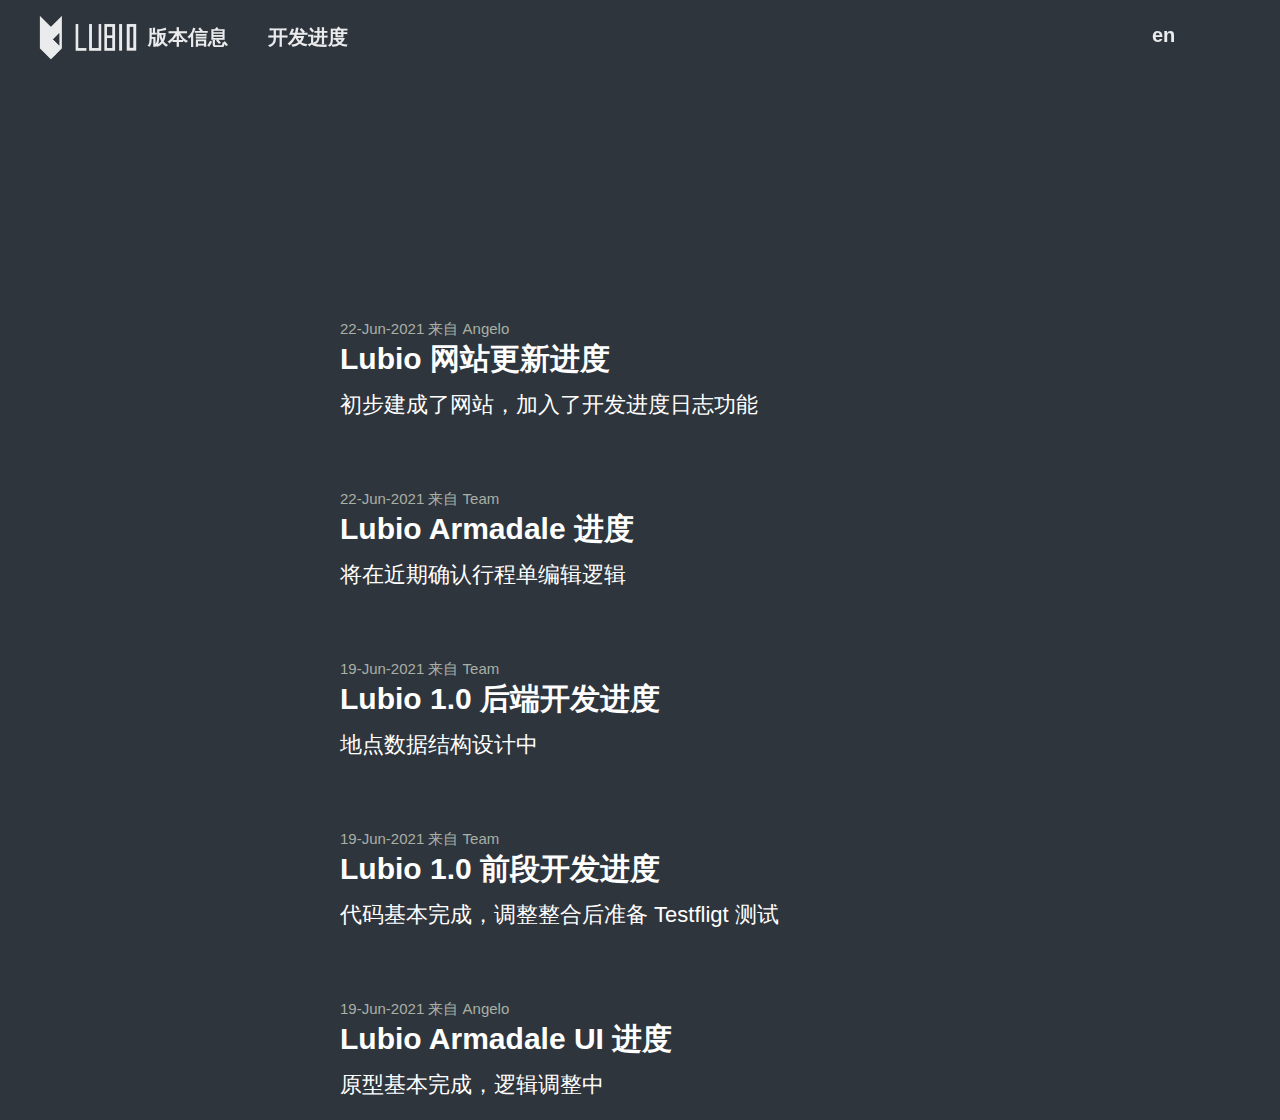
<file: official_site_lubio/chn_devpro.html>
<!DOCTYPE html>
<html lang="en" dir="ltr">
  <head>
    <meta charset="utf-8">
    <title>Development Progress</title>

    <link rel="stylesheet" href="css/blogpost.css">
    <link rel="stylesheet" href="css/slide.css">
    <link rel="stylesheet" href="css/styles.css">
    <link rel="icon" href="image/favicon.ico">

  </head>
  <body>
      <header class="headband">
        <a href="index.html"><img class='lubio_logo' src="image/lubio_white_logo.png" alt="logo"></a>
        <a class='set_language' href='/Users/yijiumao/Desktop/cate/official_site_lubio/index.html'><h2>en</h2></a>

        <nav>
          <ul>
            <li><a href="#">版本信息</a>
              <ul>
                <li><a href="chn_lubio1_0.html">Lubio 1.0</a></li>
                <li><a href="chn_lubioarmadale.html">Lubio Armadale</a></li>
              </ul>
            </li>
            <li><a href="#">开发进度</a></li>
          </ul>
        </nav>

      </header>

      <div>
        <div class='post'>
          <h5 class='post_meta'>22-Jun-2021 来自 Angelo</h5>
          <h6 class='post_title'>Lubio 网站更新进度</h6>
          <p class='post_content'>初步建成了网站，加入了开发进度日志功能</p>
        </div>
        <div class='post'>
          <h5 class='post_meta'>22-Jun-2021 来自 Team</h5>
          <h6 class='post_title'>Lubio Armadale 进度</h6>
          <p class='post_content'>将在近期确认行程单编辑逻辑</p>
        </div>
        <div class='post'>
          <h5 class='post_meta'>19-Jun-2021 来自 Team</h5>
          <h6 class='post_title'>Lubio 1.0 后端开发进度</h6>
          <p class='post_content'>地点数据结构设计中</p>
        </div>
        <div class='post'>
          <h5 class='post_meta'>19-Jun-2021 来自 Team</h5>
          <h6 class='post_title'>Lubio 1.0 前段开发进度</h6>
          <p class='post_content'>代码基本完成，调整整合后准备 Testfligt 测试</p>
        </div>
        <div class='post'>
          <h5 class='post_meta'>19-Jun-2021 来自 Angelo</h5>
          <h6 class='post_title'>Lubio Armadale UI 进度</h6>
          <p class='post_content'>原型基本完成，逻辑调整中</p>
        </div>
      </div>


  </body>
</html>
</file>
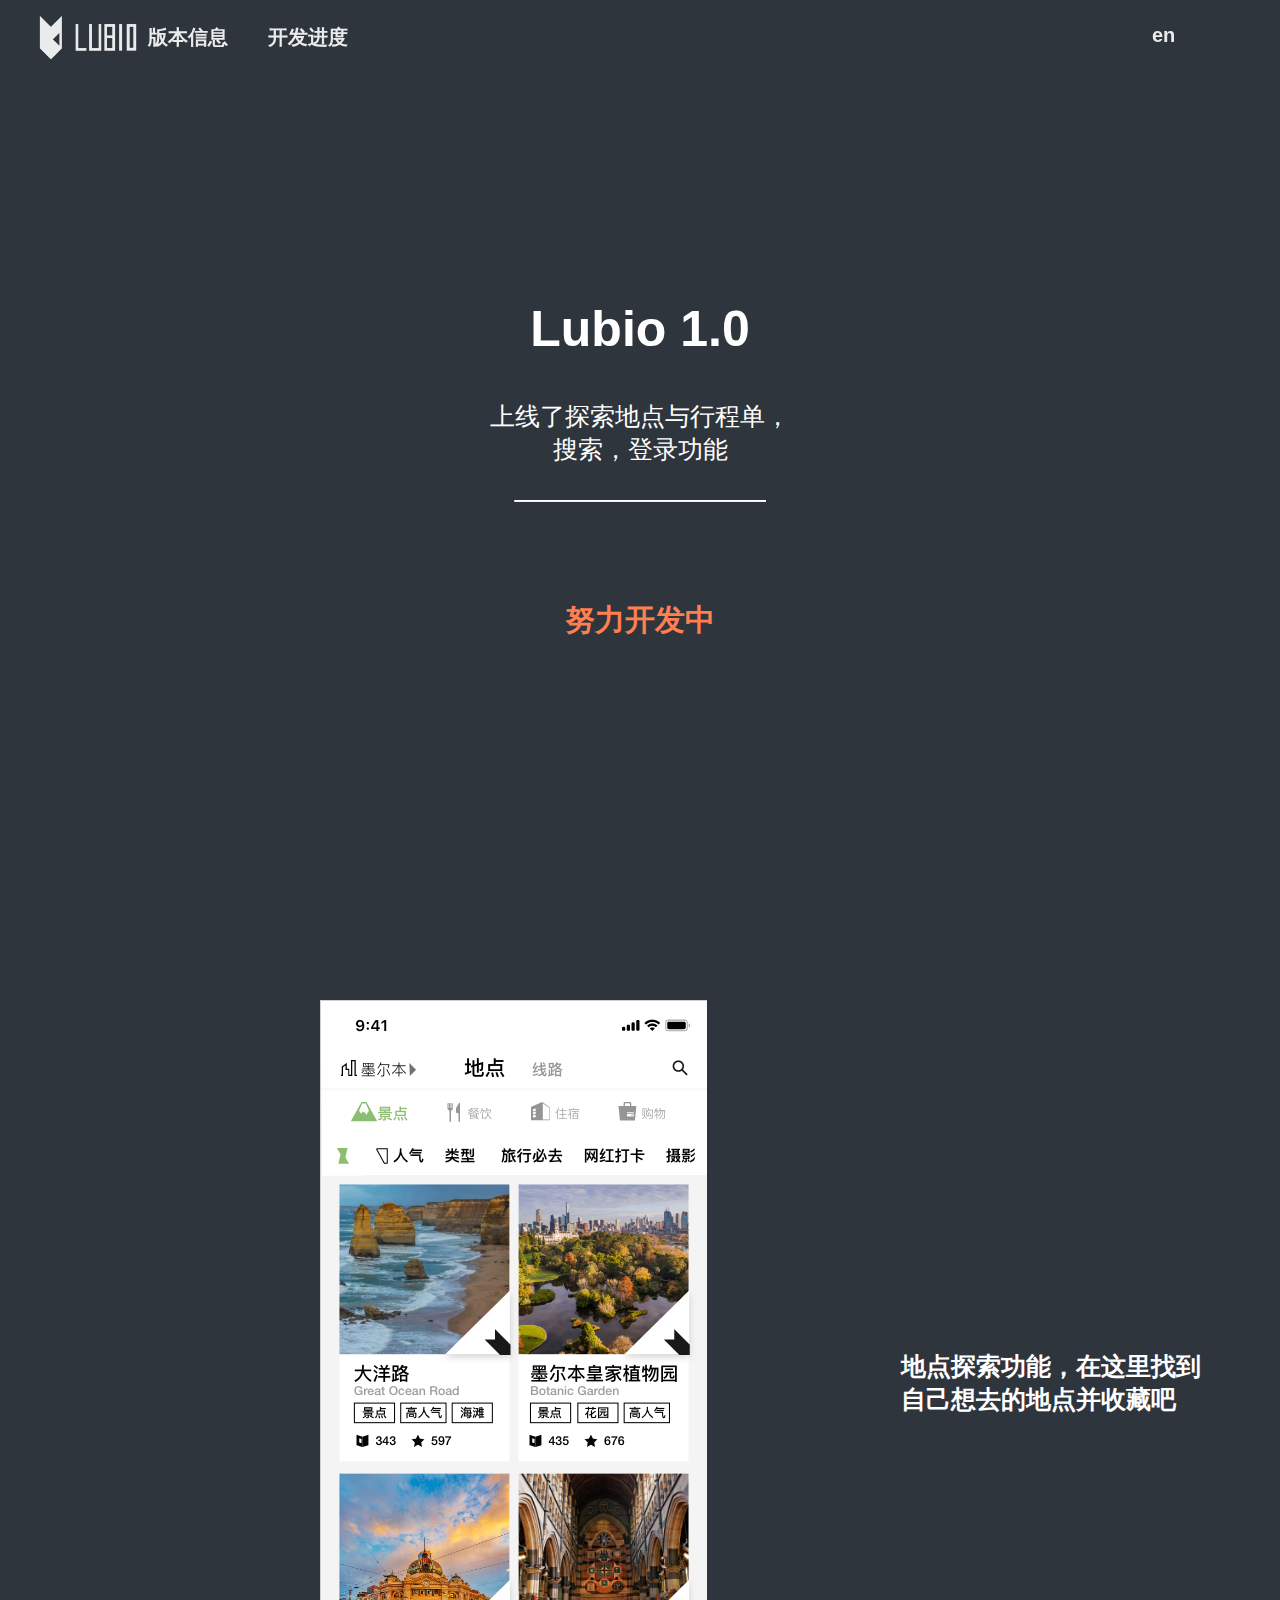
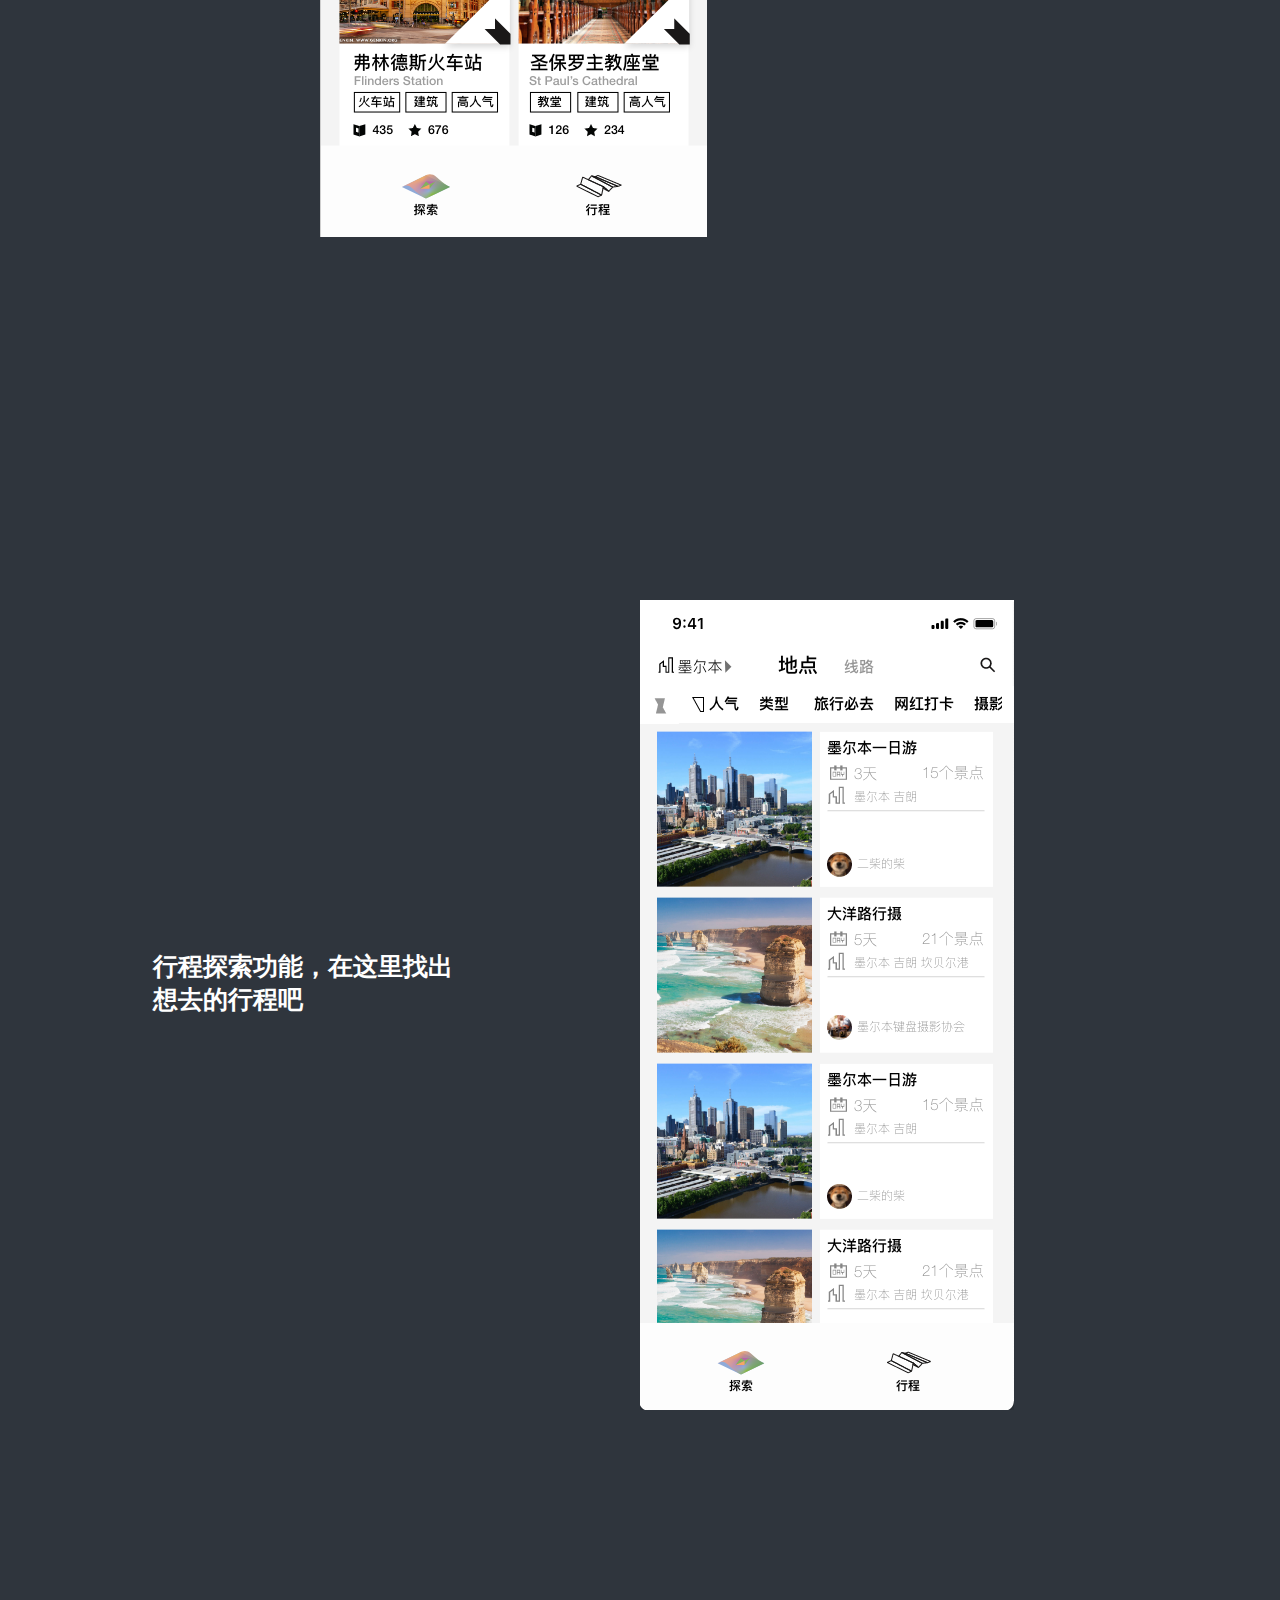
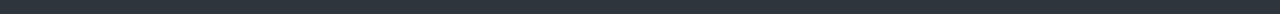
<file: official_site_lubio/chn_lubio1_0.html>
<!DOCTYPE html>
<html lang="en" dir="ltr">
  <head>
    <meta charset="utf-8">
    <title>陆标 1.0 版本信息</title>

        <link rel="stylesheet" href="css/lubio1_0.css">
        <link rel="stylesheet" href="css/styles.css">
        <link rel="icon" href="image/favicon.ico">
  </head>
  <body>


    <header class="headband">
      <a href='chinese_site.html'><img class='lubio_logo' src="image/lubio_white_logo.png" alt="logo"></a>
      <a class='set_language' href='eng_lubio1_0.html'><h2>en</h2></a>
      <nav>
        <ul>
          <li><a href="#">版本信息</a>
            <ul>
              <li><a href="chn_lubio1_0.html">Lubio 1.0</a></li>
              <li><a href="chn_lubioarmadale.html">Lubio Armadale</a></li>
            </ul>
          </li>
          <li><a href="#">开发进度</a></li>
        </ul>
      </nav>
    </header>

    <h1 class='bigtitle'>Lubio 1.0</h1>
    <p class='description'>上线了探索地点与行程单，搜索，登录功能</p>
    <h3 class='Development_title'> 努力开发中 </h3>

    <hr class='separator'>

    <div class="prototype_img_1">
      <img src="image/Lubio_discover.png" alt="Lubio_discover">
      <p class='p1_des'>地点探索功能，在这里找到自己想去的地点并收藏吧</p>
    </div>

    <div class="prototype_img_2">

    </div>

    <div class="prototype_img_2">
      <img src="image/Lubio_discover_ite.png" alt="Lubio_discover_ite">
      <p class='p2_des'>行程探索功能，在这里找出想去的行程吧</p>
    </div>



  </body>
</html>
</file>
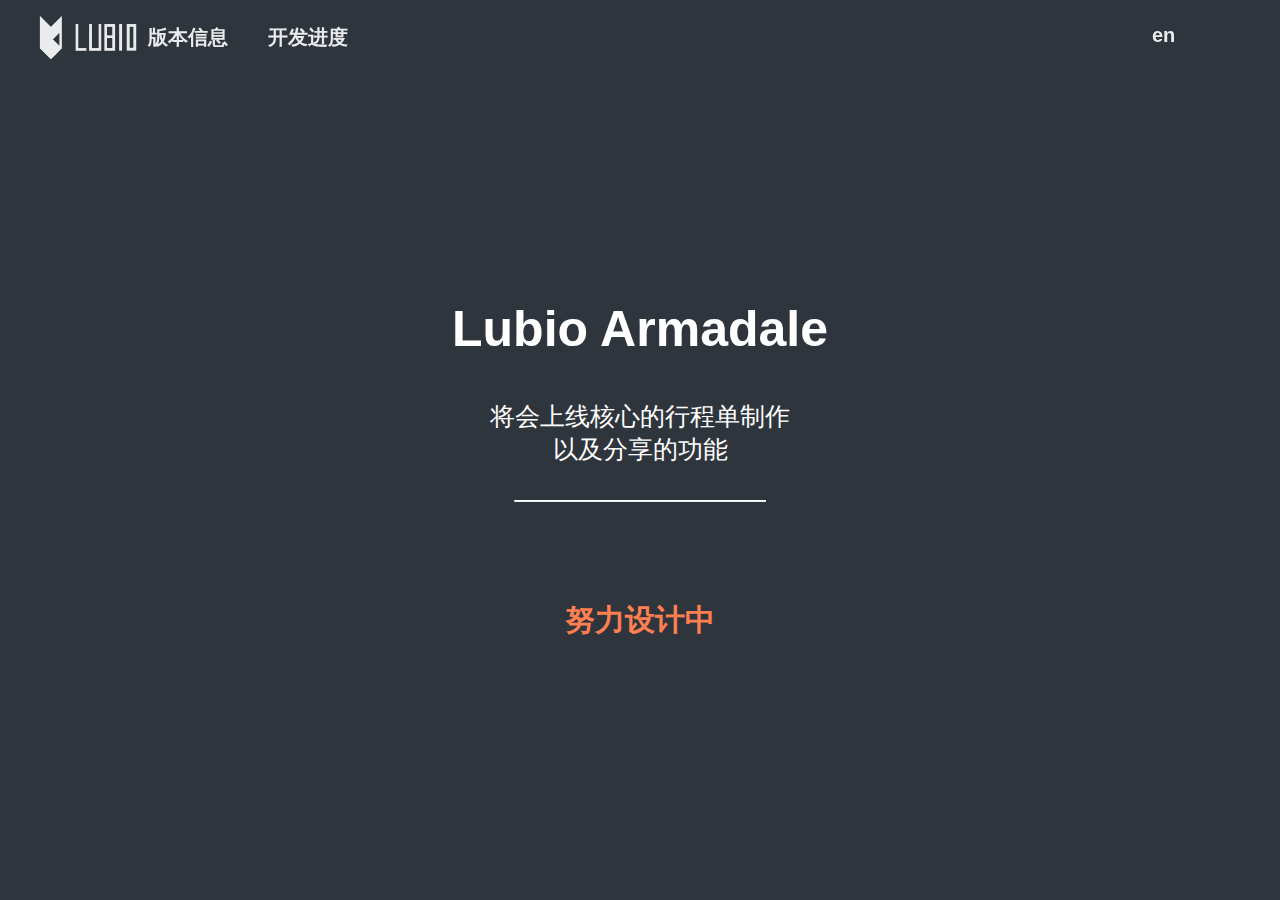
<file: official_site_lubio/chn_lubioarmadale.html>
<!DOCTYPE html>
<html lang="en" dir="ltr">
  <head>
    <meta charset="utf-8">
    <title>陆标-Armadale 版本介绍</title>

    <link rel="stylesheet" href="css/lubio1_0.css">
    <link rel="stylesheet" href="css/styles.css">
    <link rel="icon" href="image/favicon.ico">

  </head>
  <body>
    <header class="headband">
      <a href="chinese_site.html"><img class='lubio_logo' src="image/lubio_white_logo.png" alt="logo"></a>
      <a class='set_language' href='/Users/yijiumao/Desktop/cate/official_site_lubio/index.html'><h2>en</h2></a>

      <nav>
        <ul>
          <li><a href="#">版本信息</a>
            <ul>
              <li><a href="chn_lubio1_0.html">Lubio 1.0</a></li>
              <li><a href="chn_lubioarmadale.html">Lubio Armadale</a></li>
            </ul>
          </li>
          <li><a href="#">开发进度</a></li>
        </ul>
      </nav>

    </header>

    <h1 class='bigtitle'>Lubio Armadale</h1>
    <p class='description'>将会上线核心的行程单制作以及分享的功能</p>

    <hr class='separator'>

    <h3 class='Development_title'> 努力设计中 </h3>



  </body>
</html>
</file>
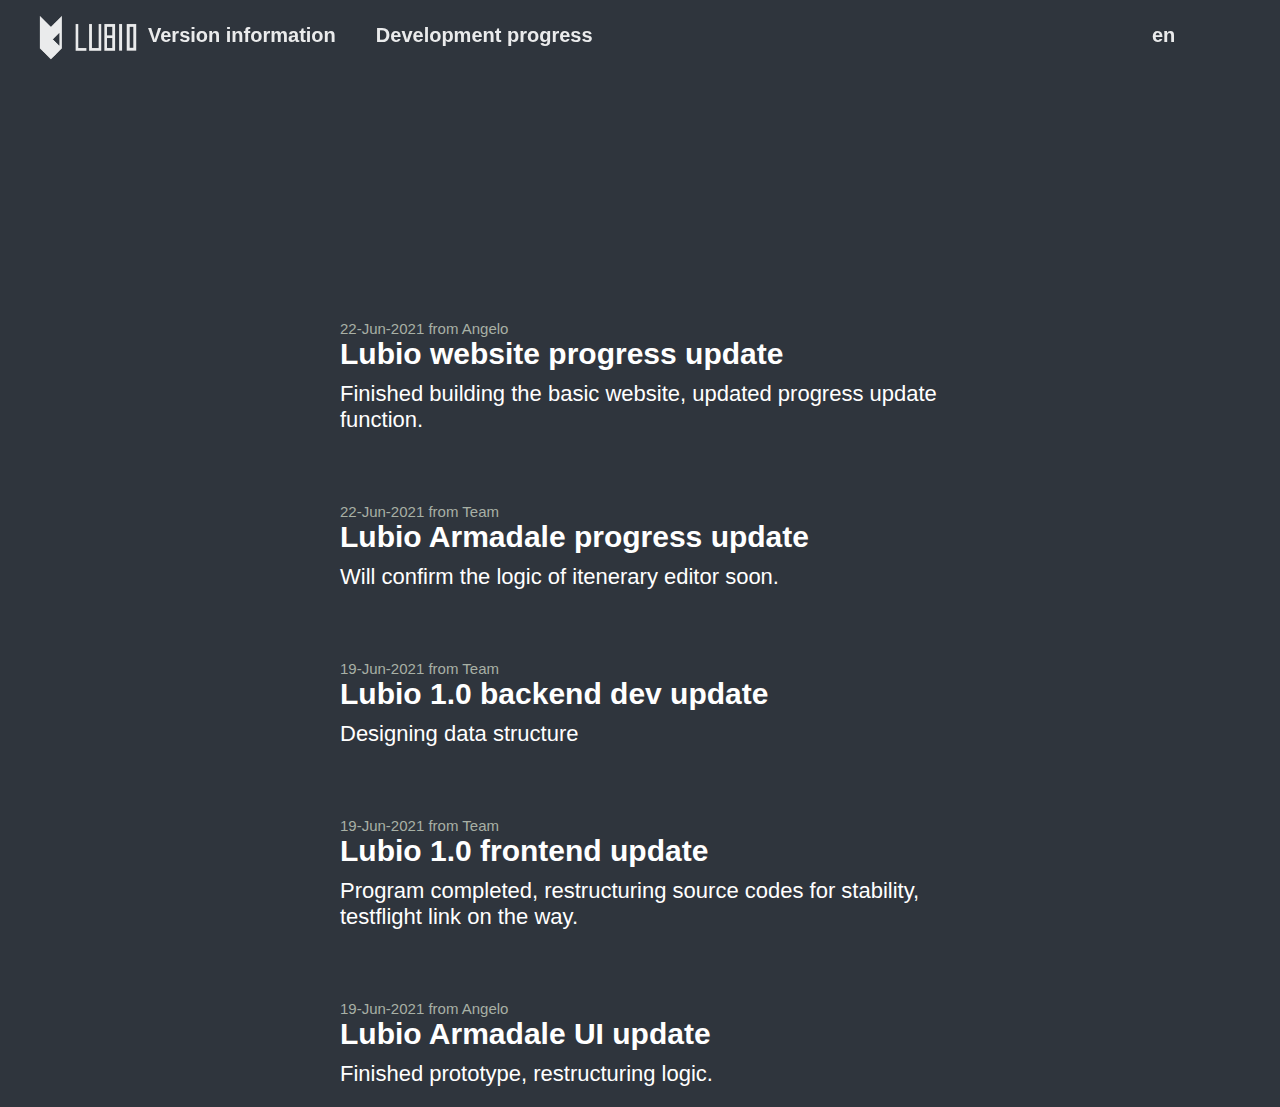
<file: official_site_lubio/eng_devpro.html>
<!DOCTYPE html>
<html lang="en" dir="ltr">
  <head>
    <meta charset="utf-8">
    <title>Development Progress</title>

    <link rel="stylesheet" href="css/blogpost.css">
    <link rel="stylesheet" href="css/slide.css">
    <link rel="stylesheet" href="css/styles.css">
    <link rel="icon" href="image/favicon.ico">

  </head>
  <body>
      <header class="headband">
        <a href="index.html"><img class='lubio_logo' src="image/lubio_white_logo.png" alt="logo"></a>
        <a class='set_language' href='/Users/yijiumao/Desktop/cate/official_site_lubio/index.html'><h2>en</h2></a>

        <nav>
          <ul>
            <li><a href="#">Version information</a>
              <ul>
                <li><a href="chn_lubio1_0.html">Lubio 1.0</a></li>
                <li><a href="chn_lubioarmadale.html">Lubio Armadale</a></li>
              </ul>
            </li>
            <li><a href="#">Development progress</a></li>
          </ul>
        </nav>

      </header>

      <div>
        <div class='post'>
          <h5 class='post_meta'>22-Jun-2021 from Angelo</h5>
          <h6 class='post_title'>Lubio website progress update</h6>
          <p class='post_content'>Finished building the basic website, updated progress update function.</p>
        </div>
        <div class='post'>
          <h5 class='post_meta'>22-Jun-2021 from Team</h5>
          <h6 class='post_title'>Lubio Armadale progress update</h6>
          <p class='post_content'>Will confirm the logic of itenerary editor soon.</p>
        </div>
        <div class='post'>
          <h5 class='post_meta'>19-Jun-2021 from Team</h5>
          <h6 class='post_title'>Lubio 1.0 backend dev update</h6>
          <p class='post_content'>Designing data structure</p>
        </div>
        <div class='post'>
          <h5 class='post_meta'>19-Jun-2021 from Team</h5>
          <h6 class='post_title'>Lubio 1.0 frontend update</h6>
          <p class='post_content'>Program completed, restructuring source codes for stability, testflight link on the way.</p>
        </div>
        <div class='post'>
          <h5 class='post_meta'>19-Jun-2021 from Angelo</h5>
          <h6 class='post_title'>Lubio Armadale UI update</h6>
          <p class='post_content'>Finished prototype, restructuring logic.</p>
        </div>
      </div>


  </body>
</html>
</file>
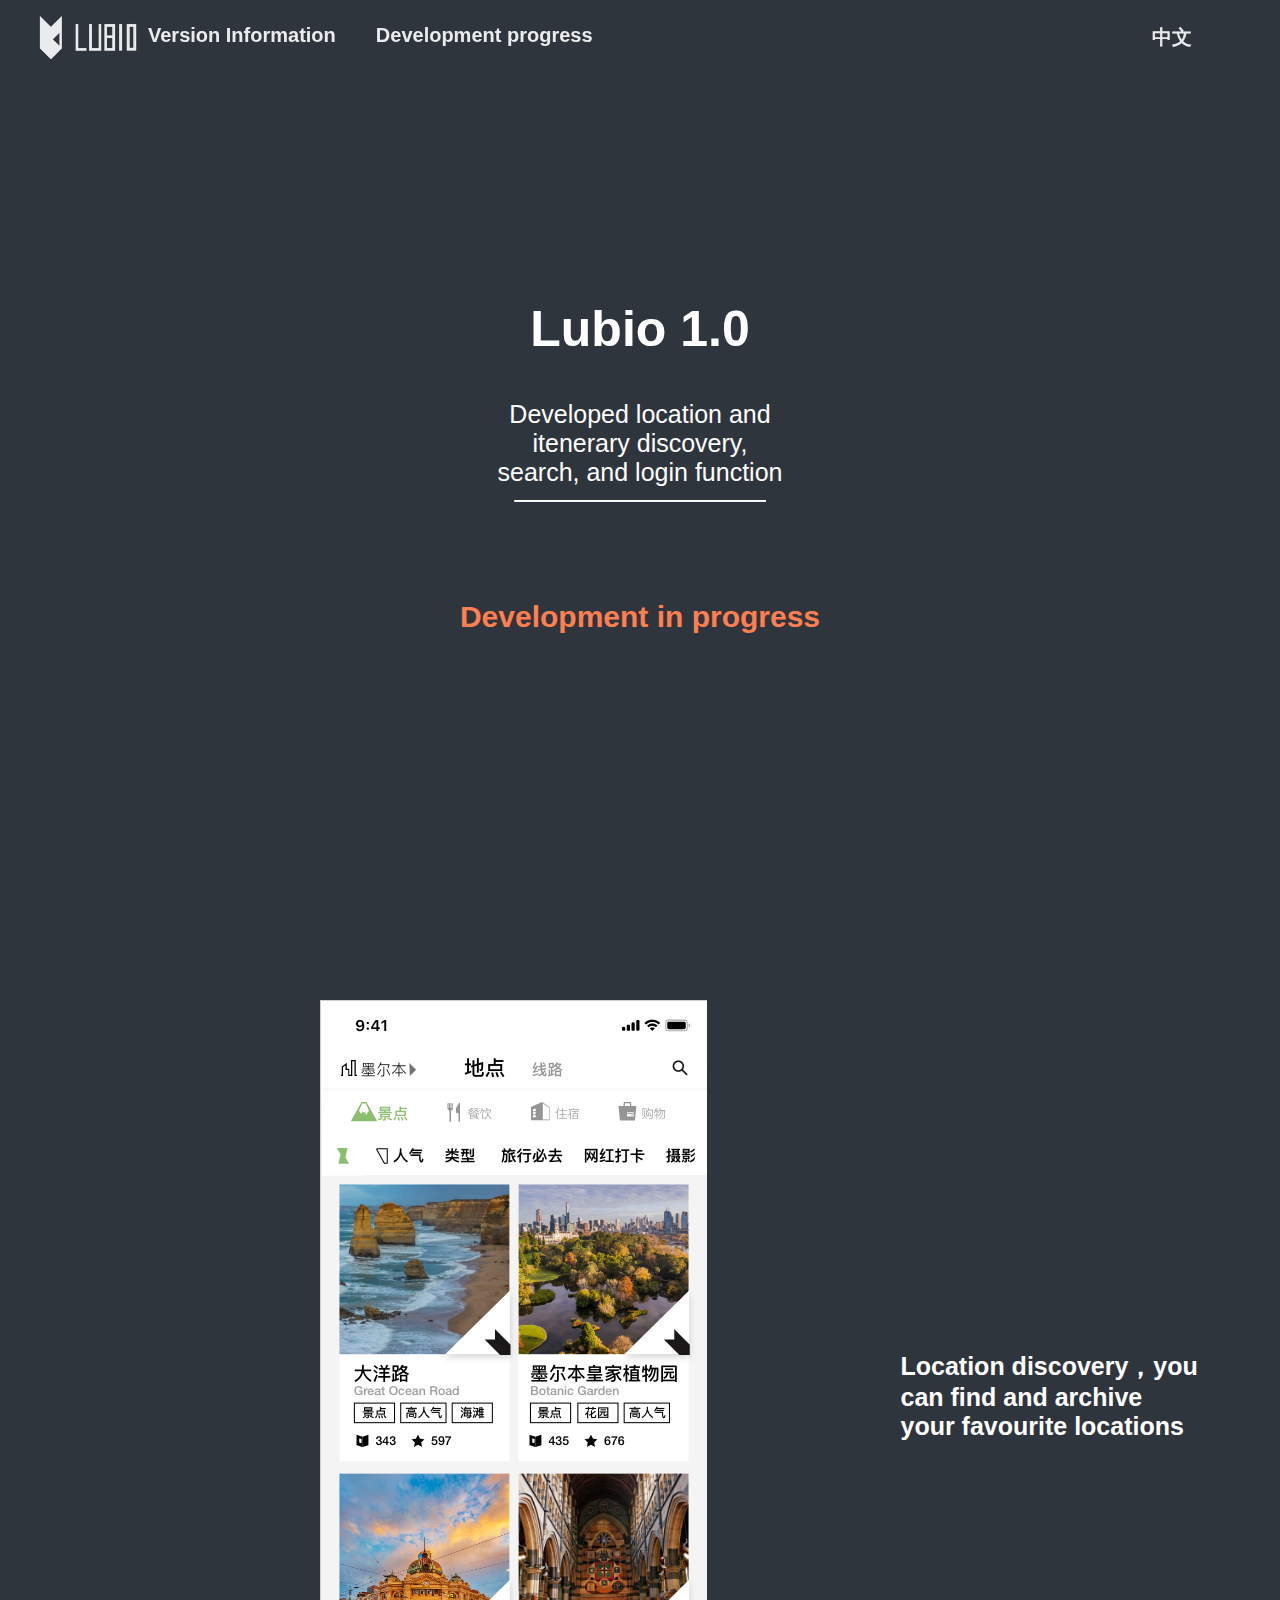
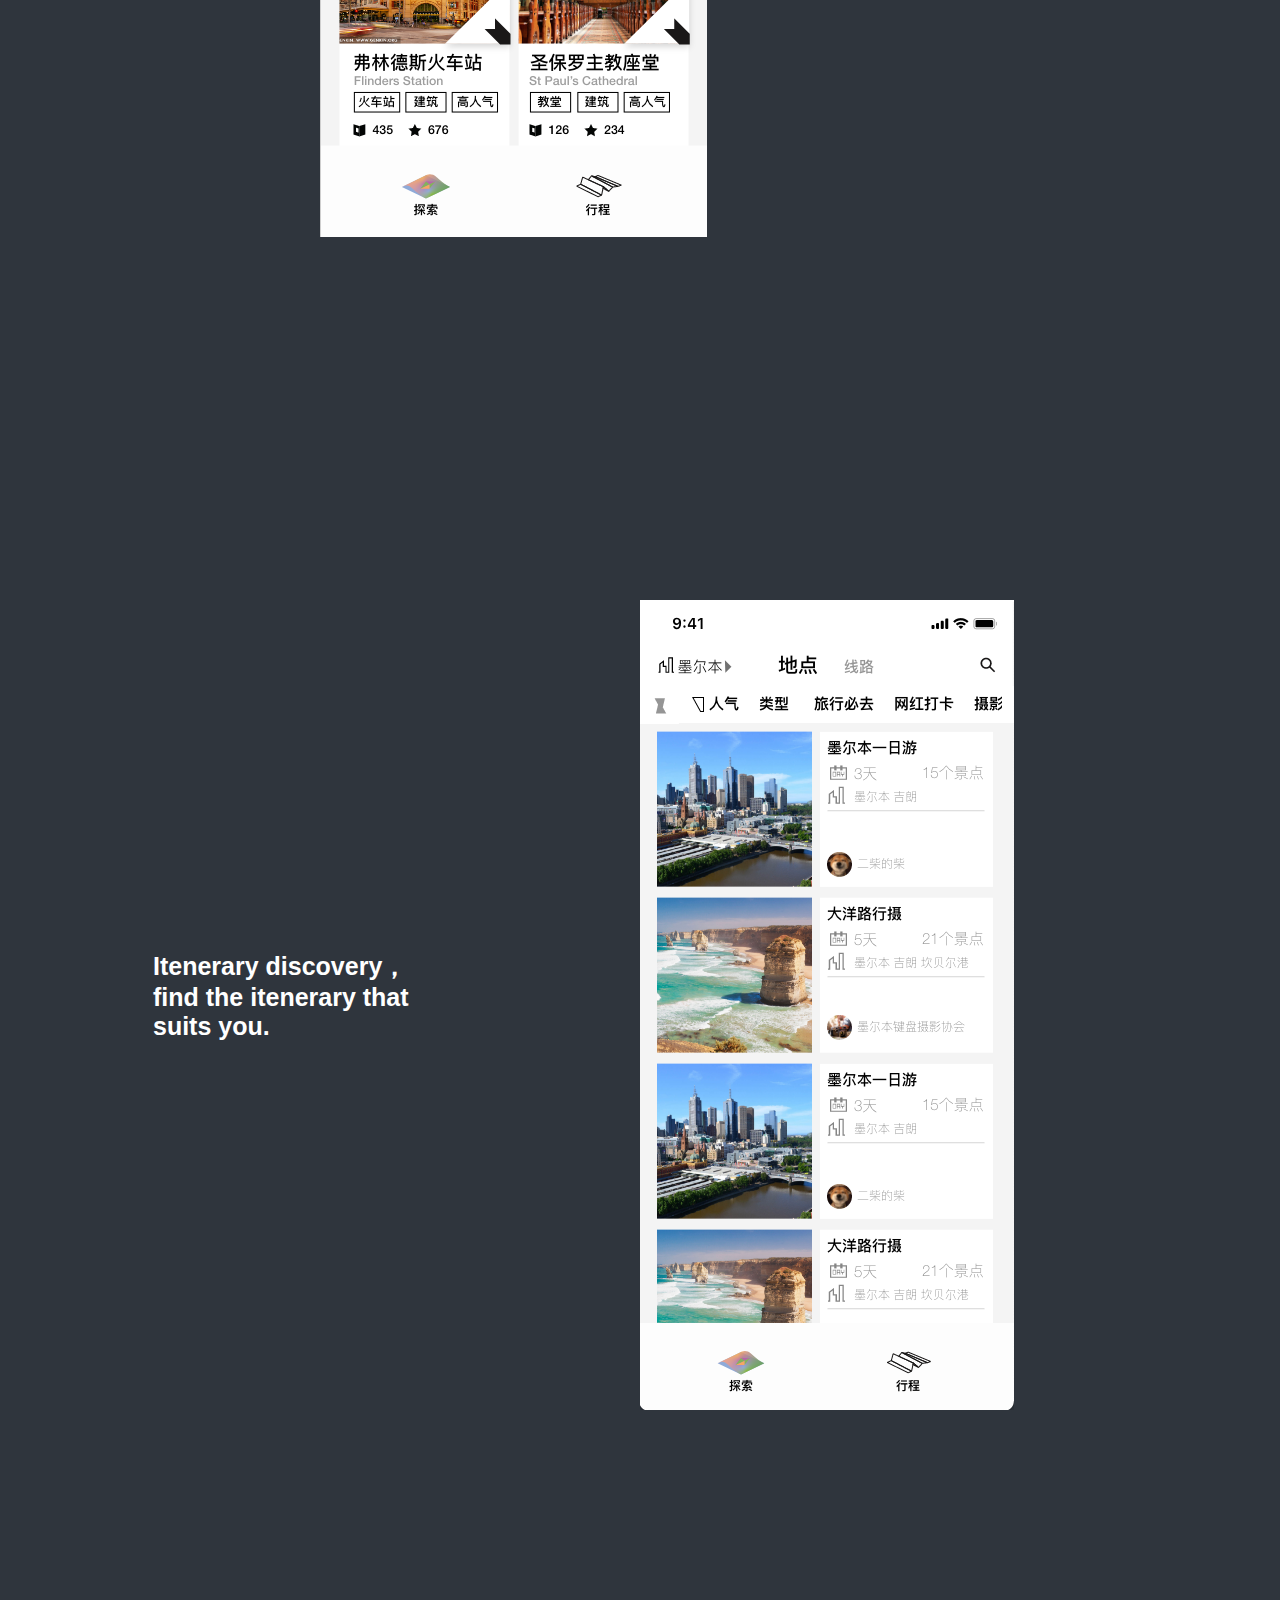
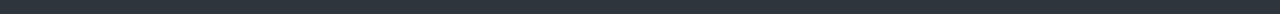
<file: official_site_lubio/eng_lubio1_0.html>
<!DOCTYPE html>
<html lang="en" dir="ltr">
  <head>
    <meta charset="utf-8">
    <title>Lubio 1.0 Version Information</title>

        <link rel="stylesheet" href="css/lubio1_0.css">
        <link rel="stylesheet" href="css/styles.css">
        <link rel="icon" href="image/favicon.ico">
  </head>
  <body>
    <header class="headband">
      <a href="index.html"><img class='lubio_logo' src="image/lubio_white_logo.png" alt="logo"></a>
      <a class='set_language' href='/Users/yijiumao/Desktop/cate/official_site_lubio/chn_lubio1_0.html'><h2>中文</h2></a>

      <nav>
        <ul>
          <li><a href="#">Version Information</a>
            <ul>
              <li><a href="eng_lubio1_0.html">Lubio 1.0</a></li>
              <li><a href="eng_lubioarmadale.html">Lubio Armadale</a></li>
            </ul>
          </li>
          <li><a href="#">Development progress</a></li>
        </ul>
      </nav>
    </header>

    <h1 class='bigtitle'>Lubio 1.0</h1>
    <p class='description'>Developed location and itenerary discovery, search, and login function</p>
    <h3 class='Development_title'> Development in progress </h3>

    <hr class='separator'>

    <div class="prototype_img_1">
      <img src="image/Lubio_discover.png" alt="Lubio_discover">
      <p class='p1_des'>Location discovery，you can find and archive your favourite locations</p>
    </div>

    <div class="prototype_img_2">

    </div>

    <div class="prototype_img_2">
      <img src="image/Lubio_discover_ite.png" alt="Lubio_discover_ite">
      <p class='p2_des'>Itenerary discovery，find the itenerary that suits you.</p>
    </div>

  </body>
</html>
</file>
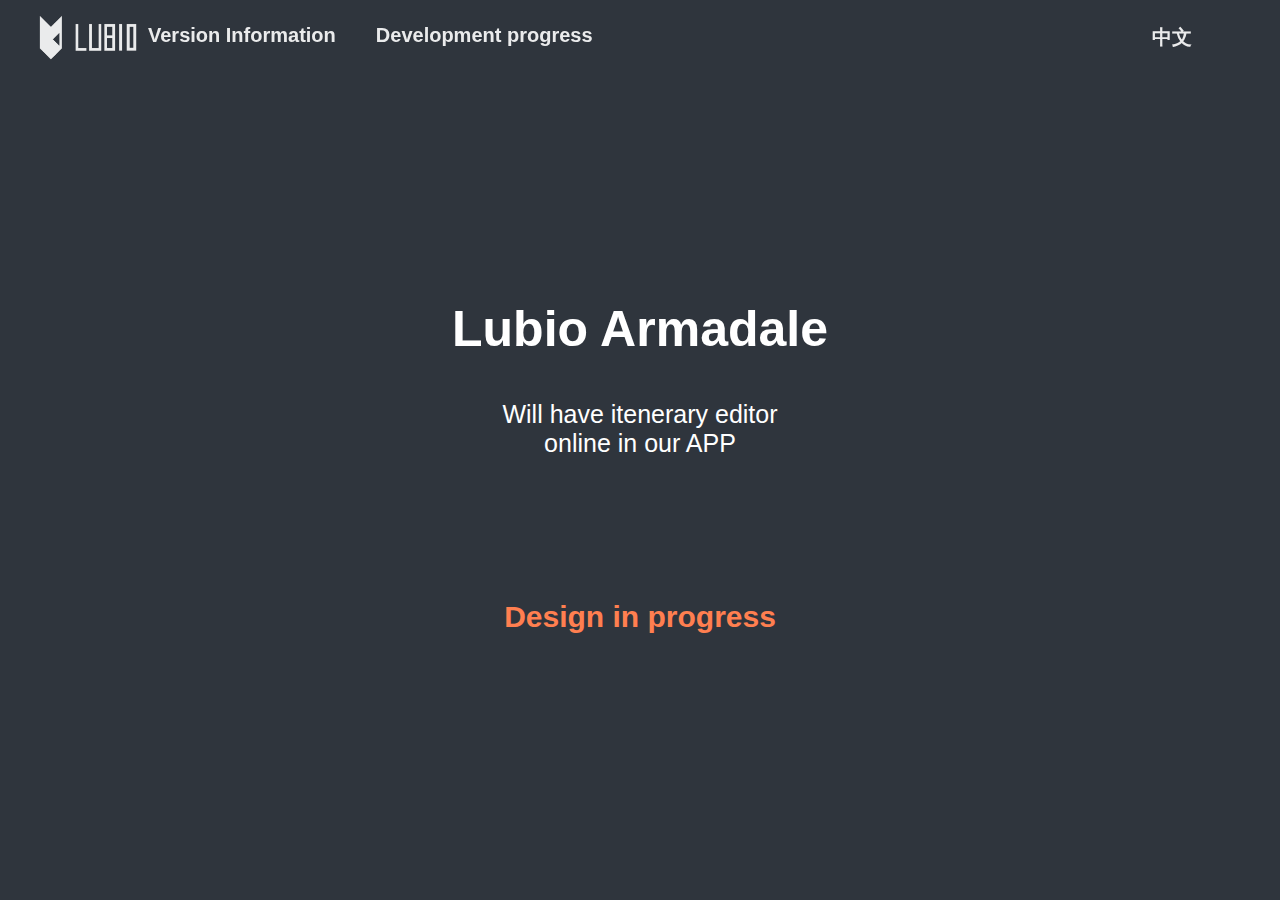
<file: official_site_lubio/eng_lubioarmadale.html>
<!DOCTYPE html>
<html lang="en" dir="ltr">

<head>
  <meta charset="utf-8">
  <title>Lubio Armadale Version Information</title>

  <link rel="stylesheet" href="css/lubio1_0.css">
  <link rel="stylesheet" href="css/styles.css">
  <link rel="icon" href="image/favicon.ico">
</head>

<body>

  <header class="headband">
    <a href="index.html"><img class='lubio_logo' src="image/lubio_white_logo.png" alt="logo"></a>
    <a class='set_language' href='/Users/yijiumao/Desktop/cate/official_site_lubio/chn_lubioarmadale.html'>
      <h2>中文</h2>
    </a>
    <nav>
      <ul>
        <li><a href="#">Version Information</a>
          <ul>
            <li><a href="eng_lubio1_0.html">Lubio 1.0</a></li>
            <li><a href="eng_lubioarmadale.html">Lubio Armadale</a></li>
          </ul>
        </li>
        <li><a href="#">Development progress</a></li>
      </ul>
    </nav>
  </header>

  <h1 class='bigtitle'>Lubio Armadale</h1>
  <p class='description'>Will have itenerary editor online in our APP</p>
  <h3 class='Development_title'> Design in progress </h3>

  <br class='separator'>

</body>

</html>
</file>
<file: official_site_lubio/css/blogpost.css>
.post{
  width: 50%;
  height: 100%;
  display: inline-block;
  position:relative;
  top:300px;
  margin:0 0 30px 0;
}

.post_meta{
  font-size: 15px;
  color: #A8B0A5;
  font-weight:lighter;
  font-family: sans-serif;
  text-align: left;
  margin:20px 0 0 20px;
}

.post_title{
  font-size: 30px;
  color: #fff;
  text-align: left;
  font-weight: bold;
  font-family: sans-serif;
  margin:0 0 0 20px;
}

.post_content{
  font-size: 22px;
  color: #fff;
  text-align: left;
  font-family: sans-serif;
  margin:10px 0 20px 20px;
}
</file>
<file: official_site_lubio/css/slide.css>
.frontpage {
  width: 100%;
  height: 100%;
  overflow: hidden;
}

.slidershow {
  width: 100%;
  height: 100%;
  overflow: hidden;
}

.nav {
  position: absolute;
  bottom: 100px;
  left: 10%;
  display: flex;
  transform: translateX(-50%)
}

.bar {
  width: 10px;
  height: 10px;
  border: 1px solid #fff;
  margin: 10px;
  transform: rotate(45deg);
  cursor: pointer;
  transition: 0.4s;
}

.bar:hover {
  background-color: #fff;
}

input[name='r'] {
  position: absolute;
  visibility: hidden;
}

.slides {
  width: 600%;
  height: 100%;
  display: flex;
}

.slide {
  width: 16.66666667%;
  transition: 1s;
}

.slide img {
  width: 100%;
  height: 100%;
}

#r1:checked~.s1 {
  margin-left: 0;
}

#r2:checked~.s1 {
  margin-left: -16.66666667%;
}

#r3:checked~.s1 {
  margin-left: -33.33333333%;
}

#r4:checked~.s1 {
  margin-left: -50%;
}

#r5:checked~.s1 {
  margin-left: -66.66666667%;
}

#r6:checked~.s1 {
  margin-left: -83.33333333%;
}
</file>
<file: official_site_lubio/css/styles.css>
* {
  padding: 0;
  margin: 0;
}

body {
  background-color: #2F353D;
  margin: 0;
  padding: 0;
  text-align: center;
}

h1 {
  margin: 0 auto 0 auto;
}

h3 {
  font-size: 30px;
  color: coral;
  font-family: Arial,sans-serif;
  font-weight: bold;
  text-align: center;
}

h2 {
  font-size:20px;
  color: white;
  font-family: Arial,sans-serif;
  font-weight: bold;
}

a {
  text-decoration: none;
}

a:visited {
  text-decoration: none;
  color: white;
}

.hero_title{
  color: white;
  font-family:arial,sans-serif;
  font-size: 45px;
  font-style: normal;
}

.hero_text {
  color: white;
  font-family: arial,sans-serif;
  font-weight: bold;
  font-size: 20px;
}

.image_container {
  display:flex;
  overflow: hidden;
  justify-content: center;
  align-items: center;
  padding: 0;
  margin: 0;
  position:absolute;
  height:100%;
  width:100%;
  right:0;

}

.hero_img {
flex-shrink: 15;
min-width:20%;
min-height:20%;
}

.lubio_logo {
  width: 100px;
  position: relative;
  left: 3%;
  padding-top: 1%;
  padding-bottom: 1%;
}

.text_container {
  display:inline-block;
  position: absolute;
  padding: 0;
  margin: 0;
  top: 30%;
  right: 35%;
  width: 30%;
  height: 200px;
  z-index: 1;
}

.headband {
  opacity: 0.9;
  padding: 0;
  margin: 0;
  display: inline-block;
  position:fixed;
  width: 100%;
  height: 80px;
  text-align: left;
  right:0;
  z-index: 2;
}

.set_language {
  display: inline-block;
  color: white;
  padding: 0;
  margin: 0;
  font-family: arial;
  position: absolute;
  left:90%;
  top:30%;
}

body header nav {
  display: inline-block;
  position: absolute;
  left: 10%;
  top: 30%;
}

body header nav ul {
  float: left;
}

body header nav ul li {
  float: left;
  list-style: none;
  position: relative;
}

body header nav ul li a{
  font-family: arial;
  font-size: 20px;
  color: white;
  padding:15px 20px;
  font-weight: bold;
}

body header nav ul li ul{
  display:none;
  position: absolute;
  left:-10px;
  top:130%;
}

body header nav ul li:hover > ul{
  display:inline-block;
}

body header nav ul li ul li {
  width:200px;
}

body header nav ul li ul li a{
  display:block;
  padding-bottom: 5px;
  padding:20px 30px;
}

body header nav ul li ul li a:hover{
  text-decoration: underline;
  color: goldenrod;
  padding:20px 30px;
}

.footer {
  z-index: 1;
  position: absolute;
  top: 800px;
  right: 100px;
  text-align: left;
}
</file>
<file: official_site_lubio/css/lubio1_0.css>
p {
  font-size:25px;
  color: white;
  font-family: helvetica;
}

.bigtitle {
  font-size:50px;
  font-family: helvetica;
  color:white;

  position: absolute;
  top:300px;
  left: 50%;
  transform: translate(-50%, 0);
}

.description {
  position: absolute;
  width:300px;
  top:400px;
  left:50%;
  transform: translate(-50%, 0);
}

.prototype_img_1 {
  position: absolute;
  top:1000px;
  left: 25%;
}

.p1_des {
  position: absolute;
  top:350px;
  left: 150%;
  width:300px;
  font-weight: bold;
  text-align: left;
}

.prototype_img_2{
  position: absolute;
  top:2200px;
  left:50%;
  padding-bottom: 200px;
}

.p2_des {
  position: absolute;
  top:350px;
  right: 150%;
  width:300px;
  font-weight: bold;
  text-align: left;
}

.separator {
  transform: translate(-50%, 0);
  border-top: 1px solid;
  color: white;
  position: absolute;
  top:500px;
  left:50%;
  width:250px;
}


.Development_title{
  transform: translate(-50%, 0);
  position:absolute;
  top:600px;
  left:50%;
}
</file>
